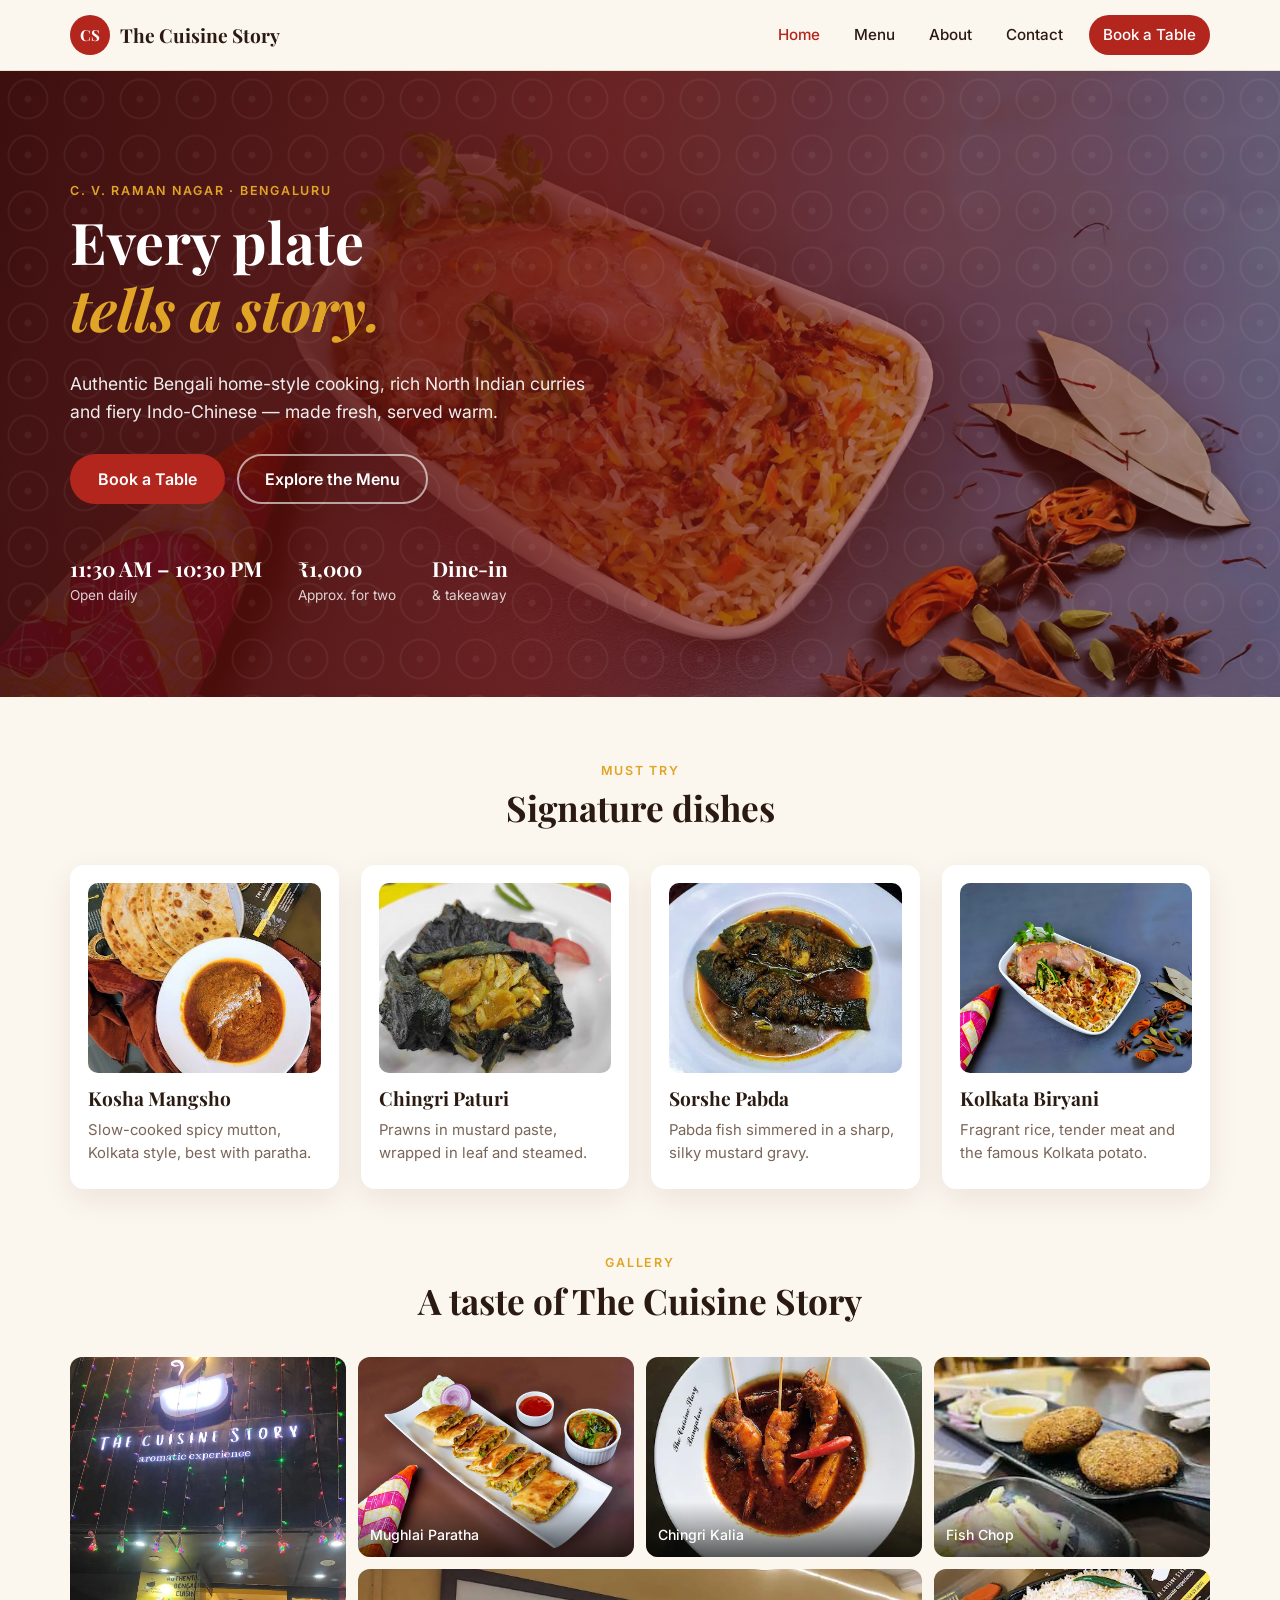
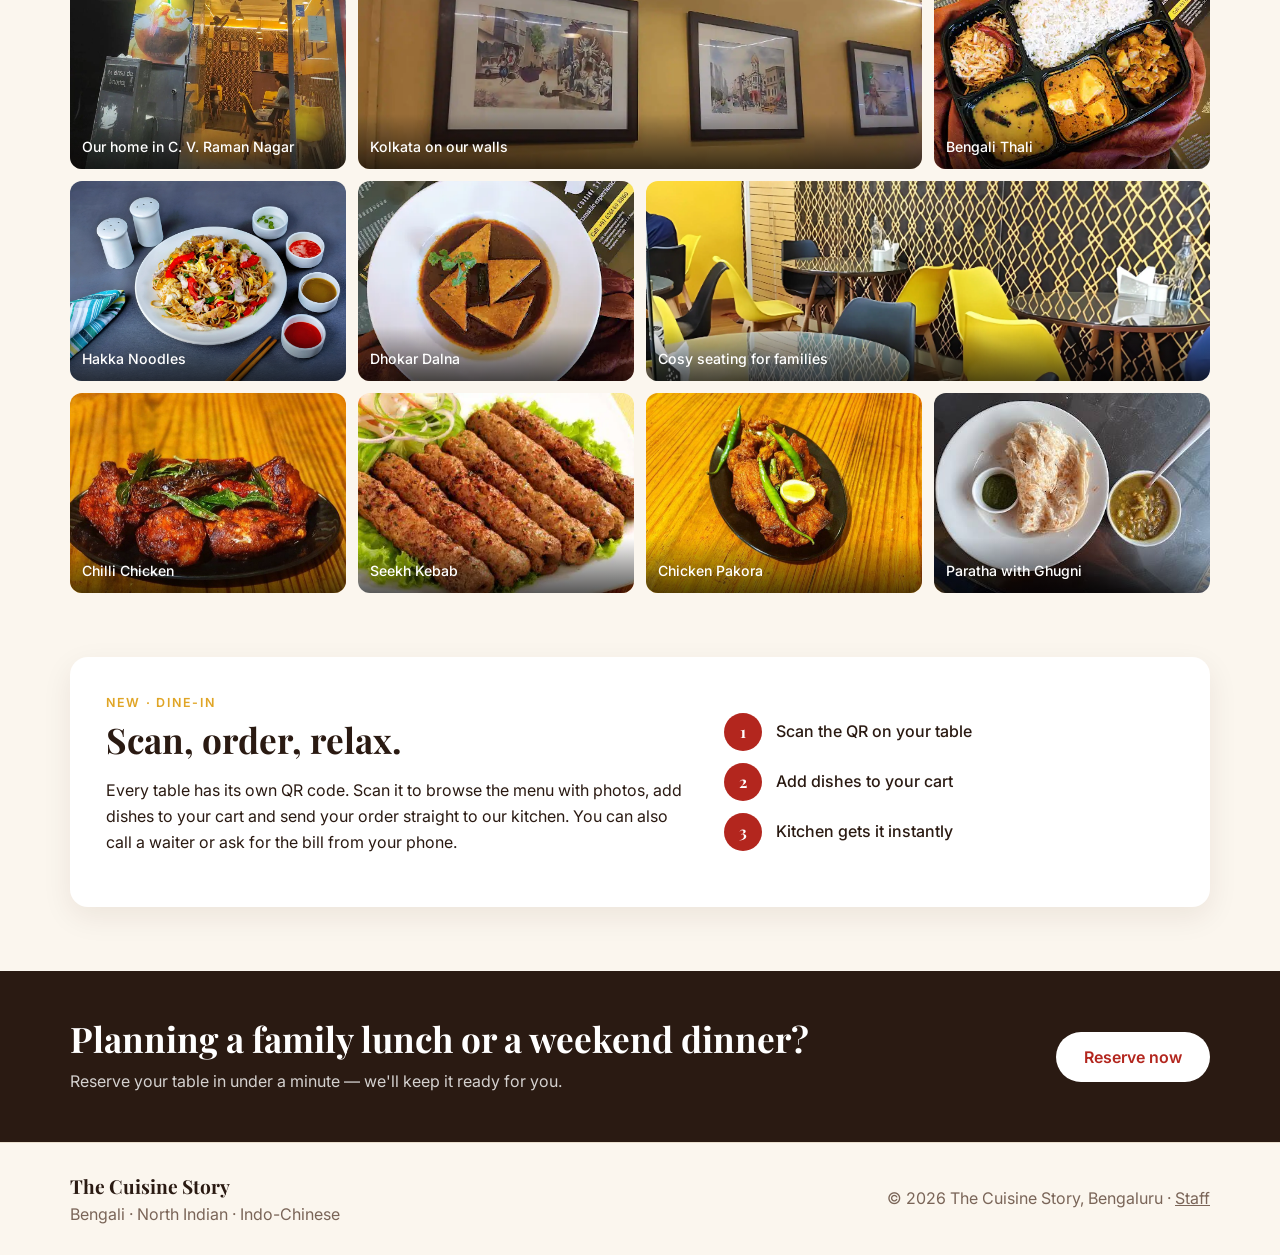
<file: index.html>
<!DOCTYPE html>
<html lang="en">
<head>
  <meta charset="UTF-8">
  <meta name="viewport" content="width=device-width, initial-scale=1.0">
  <title>The Cuisine Story | Bengali & North Indian Restaurant, C. V. Raman Nagar</title>
  <meta name="description" content="The Cuisine Story — authentic Bengali, North Indian and Indo-Chinese food in C. V. Raman Nagar, Bengaluru. Book a table online.">
  <link rel="preconnect" href="https://fonts.googleapis.com">
  <link rel="preconnect" href="https://fonts.gstatic.com" crossorigin>
  <link href="https://fonts.googleapis.com/css2?family=Playfair+Display:ital,wght@0,500;0,700;1,500&family=Inter:wght@400;500;600&display=swap" rel="stylesheet">
  <link rel="stylesheet" href="styles.css">
</head>
<body>

  <header class="site-header">
    <div class="container header-inner">
      <a href="#home" class="logo" data-tab="home">
        <span class="logo-mark">CS</span>
        <span class="logo-text">The Cuisine Story</span>
      </a>
      <button class="nav-toggle" aria-label="Open menu" aria-expanded="false">
        <span></span><span></span><span></span>
      </button>
      <nav class="nav" aria-label="Main">
        <a href="#home" data-tab="home">Home</a>
        <a href="#menu" data-tab="menu">Menu</a>
        <a href="#about" data-tab="about">About</a>
        <a href="#contact" data-tab="contact">Contact</a>
        <a href="#book" data-tab="book" class="nav-cta">Book a Table</a>
      </nav>
    </div>
  </header>

  <main>
    <!-- ================= HOME ================= -->
    <section id="home" class="tab-panel active">
      <div class="hero">
        <div class="hero-pattern" aria-hidden="true"></div>
        <div class="container hero-content">
          <p class="eyebrow">C. V. Raman Nagar · Bengaluru</p>
          <h1>Every plate<br><em>tells a story.</em></h1>
          <p class="hero-sub">Authentic Bengali home-style cooking, rich North Indian curries and fiery Indo-Chinese — made fresh, served warm.</p>
          <div class="hero-actions">
            <a href="#book" data-tab="book" class="btn btn-primary">Book a Table</a>
            <a href="#menu" data-tab="menu" class="btn btn-ghost">Explore the Menu</a>
          </div>
          <ul class="hero-facts">
            <li><strong>11:30 AM – 10:30 PM</strong><span>Open daily</span></li>
            <li><strong>₹1,000</strong><span>Approx. for two</span></li>
            <li><strong>Dine-in</strong><span>&amp; takeaway</span></li>
          </ul>
        </div>
      </div>

      <div class="container section">
        <div class="section-head">
          <p class="eyebrow">Must try</p>
          <h2>Signature dishes</h2>
        </div>
        <div class="card-grid">
          <article class="dish-card">
            <img class="dish-photo" src="images/food/kosha-mangsho.jpg" alt="Kosha Mangsho with paratha" loading="lazy">
            <h3>Kosha Mangsho</h3>
            <p>Slow-cooked spicy mutton, Kolkata style, best with paratha.</p>
          </article>
          <article class="dish-card">
            <img class="dish-photo" src="images/food/chingri-paturi.jpg" alt="Chingri Paturi" loading="lazy">
            <h3>Chingri Paturi</h3>
            <p>Prawns in mustard paste, wrapped in leaf and steamed.</p>
          </article>
          <article class="dish-card">
            <img class="dish-photo" src="images/food/sorshe-pabda.jpg" alt="Sorshe Pabda fish curry" loading="lazy">
            <h3>Sorshe Pabda</h3>
            <p>Pabda fish simmered in a sharp, silky mustard gravy.</p>
          </article>
          <article class="dish-card">
            <img class="dish-photo" src="images/food/chicken-biryani.webp" alt="Kolkata Chicken Biryani" loading="lazy">
            <h3>Kolkata Biryani</h3>
            <p>Fragrant rice, tender meat and the famous Kolkata potato.</p>
          </article>
        </div>
      </div>

      <div class="container section gallery-section">
        <div class="section-head">
          <p class="eyebrow">Gallery</p>
          <h2>A taste of The Cuisine Story</h2>
        </div>
        <div class="gallery" id="gallery">
          <figure class="g-tall"><img src="images/place/storefront.webp" alt="The Cuisine Story storefront at night" loading="lazy"><figcaption>Our home in C. V. Raman Nagar</figcaption></figure>
          <figure><img src="images/food/mughlai-paratha.webp" alt="Mughlai Paratha" loading="lazy"><figcaption>Mughlai Paratha</figcaption></figure>
          <figure><img src="images/food/chingri-kalia.webp" alt="Chingri Kalia" loading="lazy"><figcaption>Chingri Kalia</figcaption></figure>
          <figure class="g-wide"><img src="images/place/interior-art.webp" alt="Kolkata paintings on the restaurant wall" loading="lazy"><figcaption>Kolkata on our walls</figcaption></figure>
          <figure><img src="images/food/fish-chop.jpg" alt="Fish Chop" loading="lazy"><figcaption>Fish Chop</figcaption></figure>
          <figure><img src="images/food/bengali-thali.webp" alt="Bengali Veg Thali" loading="lazy"><figcaption>Bengali Thali</figcaption></figure>
          <figure><img src="images/food/hakka-noodles.webp" alt="Mixed Hakka Noodles" loading="lazy"><figcaption>Hakka Noodles</figcaption></figure>
          <figure><img src="images/food/dhokar-dalna.webp" alt="Dhokar Dalna" loading="lazy"><figcaption>Dhokar Dalna</figcaption></figure>
          <figure class="g-wide"><img src="images/place/interior-seating.webp" alt="Restaurant seating" loading="lazy"><figcaption>Cosy seating for families</figcaption></figure>
          <figure><img src="images/food/chilli-chicken-dry.jpg" alt="Chilli Chicken" loading="lazy"><figcaption>Chilli Chicken</figcaption></figure>
          <figure><img src="images/food/seekh-kebab.webp" alt="Seekh Kebab" loading="lazy"><figcaption>Seekh Kebab</figcaption></figure>
          <figure><img src="images/food/chicken-pakora.jpg" alt="Chicken Pakora" loading="lazy"><figcaption>Chicken Pakora</figcaption></figure>
          <figure><img src="images/food/ghugni-paratha.jpg" alt="Paratha with Ghugni" loading="lazy"><figcaption>Paratha with Ghugni</figcaption></figure>
        </div>
      </div>

      <div class="container qr-promo">
        <div class="qr-promo-text">
          <p class="eyebrow">New · Dine-in</p>
          <h2>Scan, order, relax.</h2>
          <p>Every table has its own QR code. Scan it to browse the menu with photos, add dishes to your cart and send your order straight to our kitchen. You can also call a waiter or ask for the bill from your phone.</p>
        </div>
        <ol class="qr-steps">
          <li><b>1</b>Scan the QR on your table</li>
          <li><b>2</b>Add dishes to your cart</li>
          <li><b>3</b>Kitchen gets it instantly</li>
        </ol>
      </div>

      <div class="band">
        <div class="container band-inner">
          <div>
            <h2>Planning a family lunch or a weekend dinner?</h2>
            <p>Reserve your table in under a minute — we'll keep it ready for you.</p>
          </div>
          <a href="#book" data-tab="book" class="btn btn-light">Reserve now</a>
        </div>
      </div>
    </section>

    <!-- ================= MENU ================= -->
    <section id="menu" class="tab-panel">
      <div class="page-head">
        <div class="container">
          <p class="eyebrow">Our Menu</p>
          <h1>From Kolkata's kitchens to yours</h1>
        </div>
      </div>
      <div class="container section">
        <div class="menu-filters" id="menuFilters" aria-label="Menu categories"></div>
        <div class="menu-list" id="menuList"></div>
        <p class="note">Prices are indicative and may change. Please ask our staff for today's specials.</p>
      </div>
    </section>

    <!-- ================= ABOUT ================= -->
    <section id="about" class="tab-panel">
      <div class="page-head">
        <div class="container">
          <p class="eyebrow">About us</p>
          <h1>A little bit of Bengal in Bengaluru</h1>
        </div>
      </div>
      <div class="container section about-grid">
        <div class="about-text">
          <img class="about-photo" src="images/place/storefront.webp" alt="The Cuisine Story — aromatic experience" loading="lazy">
          <p>The Cuisine Story started with a simple idea: bring the comforting, mustard-and-fish flavours of a Bengali home kitchen to Bengaluru — without compromise.</p>
          <p>Our cooks grind spices in-house, source fresh river fish like bhetki and pabda, and slow-cook every curry the way it's done back home. Alongside our Bengali specialities, you'll find hearty North Indian favourites and Indo-Chinese dishes for everyone at the table.</p>
          <p>Whether you're missing home or discovering Bengali food for the first time, pull up a chair. There's always a story on the plate.</p>
        </div>
        <ul class="about-features">
          <li><span>🌿</span><div><strong>Fresh every day</strong><p>Spices ground and fish sourced daily.</p></div></li>
          <li><span>👨‍👩‍👧</span><div><strong>Family friendly</strong><p>Comfortable seating for groups and families.</p></div></li>
          <li><span>🥡</span><div><strong>Dine-in &amp; takeaway</strong><p>Also available on Zomato &amp; Swiggy.</p></div></li>
          <li><span>🎉</span><div><strong>Small celebrations</strong><p>Birthdays and get-togethers — just ask.</p></div></li>
        </ul>
      </div>
    </section>

    <!-- ================= BOOK ================= -->
    <section id="book" class="tab-panel">
      <div class="page-head">
        <div class="container">
          <p class="eyebrow">Reservations</p>
          <h1>Book your seats</h1>
        </div>
      </div>
      <div class="container section book-grid">
        <form id="bookingForm" class="booking-form" novalidate>
          <div class="field-row">
            <div class="field">
              <label for="bName">Full name</label>
              <input id="bName" name="name" type="text" autocomplete="name" required placeholder="Your name">
            </div>
            <div class="field">
              <label for="bPhone">Phone number</label>
              <input id="bPhone" name="phone" type="tel" autocomplete="tel" required placeholder="10-digit mobile" pattern="[6-9][0-9]{9}" maxlength="10">
            </div>
          </div>

          <div class="field-row">
            <div class="field">
              <label for="bDate">Date</label>
              <input id="bDate" name="date" type="date" required>
            </div>
            <div class="field">
              <label for="bEmail">Email <span class="optional">(optional)</span></label>
              <input id="bEmail" name="email" type="email" autocomplete="email" placeholder="you@example.com">
            </div>
          </div>

          <fieldset class="field">
            <legend>Number of guests</legend>
            <div class="guest-picker" id="guestPicker"></div>
          </fieldset>

          <fieldset class="field">
            <legend>Time slot</legend>
            <div class="slot-group">
              <p class="slot-label">Lunch</p>
              <div class="slots" id="lunchSlots"></div>
              <p class="slot-label">Dinner</p>
              <div class="slots" id="dinnerSlots"></div>
            </div>
          </fieldset>

          <fieldset class="field">
            <legend>Seating preference</legend>
            <div class="seat-pref">
              <label><input type="radio" name="seating" value="No preference" checked> No preference</label>
              <label><input type="radio" name="seating" value="Family table"> Family table</label>
              <label><input type="radio" name="seating" value="Window side"> Window side</label>
            </div>
          </fieldset>

          <div class="field">
            <label for="bNotes">Special requests <span class="optional">(optional)</span></label>
            <textarea id="bNotes" name="notes" rows="3" placeholder="Birthday, high chair, allergies…"></textarea>
          </div>

          <p class="form-error" id="formError" role="alert"></p>
          <button type="submit" class="btn btn-primary btn-block">Confirm Booking</button>
          <p class="small">By booking you agree to arrive within 15 minutes of your slot. For groups larger than 10, please call us.</p>
        </form>

        <aside class="book-side">
          <div class="info-card">
            <h3>Good to know</h3>
            <ul>
              <li><strong>Hours:</strong> 11:30 AM – 10:30 PM, every day</li>
              <li><strong>Call:</strong> <a href="tel:+916364698860">+91 63646 98860</a></li>
              <li><strong>Cost:</strong> approx. ₹1,000 for two</li>
            </ul>
          </div>
          <div class="info-card">
            <h3>Your bookings</h3>
            <div id="myBookings"><p class="muted">No bookings yet.</p></div>
          </div>
        </aside>
      </div>
    </section>

    <!-- ================= CONTACT ================= -->
    <section id="contact" class="tab-panel">
      <div class="page-head">
        <div class="container">
          <p class="eyebrow">Visit us</p>
          <h1>Find The Cuisine Story</h1>
        </div>
      </div>
      <div class="container section contact-grid">
        <div class="contact-cards">
          <div class="info-card">
            <h3>Address</h3>
            <p>182, Ground Floor, 6th G Cross,<br>C. V. Raman Nagar, Kaggadasapura<br>(Beside Cake Maker)<br>Bengaluru, Karnataka</p>
            <a class="link" target="_blank" rel="noopener" href="https://www.google.com/maps/search/?api=1&query=The+Cuisine+Story+C.+V.+Raman+Nagar+Bengaluru">Get directions →</a>
          </div>
          <div class="info-card">
            <h3>Call / WhatsApp</h3>
            <p><a href="tel:+916364698860">+91 63646 98860</a></p>
            <a class="link" target="_blank" rel="noopener" href="https://wa.me/916364698860">Chat on WhatsApp →</a>
          </div>
          <div class="info-card">
            <h3>Opening hours</h3>
            <p>Monday – Sunday<br>11:30 AM – 10:30 PM</p>
          </div>
          <div class="info-card">
            <h3>Order online</h3>
            <p>
              <a class="link" target="_blank" rel="noopener" href="https://www.zomato.com/bangalore/the-cuisine-story-kaggadasapura-bangalore">Zomato →</a><br>
              <a class="link" target="_blank" rel="noopener" href="https://www.swiggy.com/restaurants/bangalore/cv-raman-nagar/the-cuisine-story-438000">Swiggy →</a><br>
              <a class="link" target="_blank" rel="noopener" href="https://www.facebook.com/CuisinestoryBlr/">Facebook →</a>
            </p>
          </div>
        </div>
        <div class="map-wrap">
          <iframe title="Map to The Cuisine Story" loading="lazy" referrerpolicy="no-referrer-when-downgrade"
            src="https://maps.google.com/maps?q=The%20Cuisine%20Story%2C%20C.%20V.%20Raman%20Nagar%2C%20Bengaluru&z=16&output=embed"></iframe>
        </div>
      </div>
    </section>
  </main>

  <footer class="site-footer">
    <div class="container footer-inner">
      <div>
        <p class="logo-text">The Cuisine Story</p>
        <p class="muted">Bengali · North Indian · Indo-Chinese</p>
      </div>
      <p class="muted">© <span id="year"></span> The Cuisine Story, Bengaluru · <a href="kitchen.html">Staff</a></p>
    </div>
  </footer>

  <!-- Booking confirmation dialog -->
  <div class="modal" id="confirmModal" hidden>
    <div class="modal-box" role="dialog" aria-modal="true" aria-labelledby="confirmTitle">
      <div class="modal-check">✓</div>
      <h2 id="confirmTitle">Table requested!</h2>
      <div id="confirmDetails"></div>
      <p class="small">Tap below to send your booking to the restaurant on WhatsApp so they can confirm it.</p>
      <a id="waConfirm" class="btn btn-primary btn-block" target="_blank" rel="noopener">Send on WhatsApp</a>
      <button class="btn btn-ghost-dark btn-block" id="closeModal">Close</button>
    </div>
  </div>

  <script src="menu-data.js"></script>
  <script src="script.js"></script>
</body>
</html>
</file>
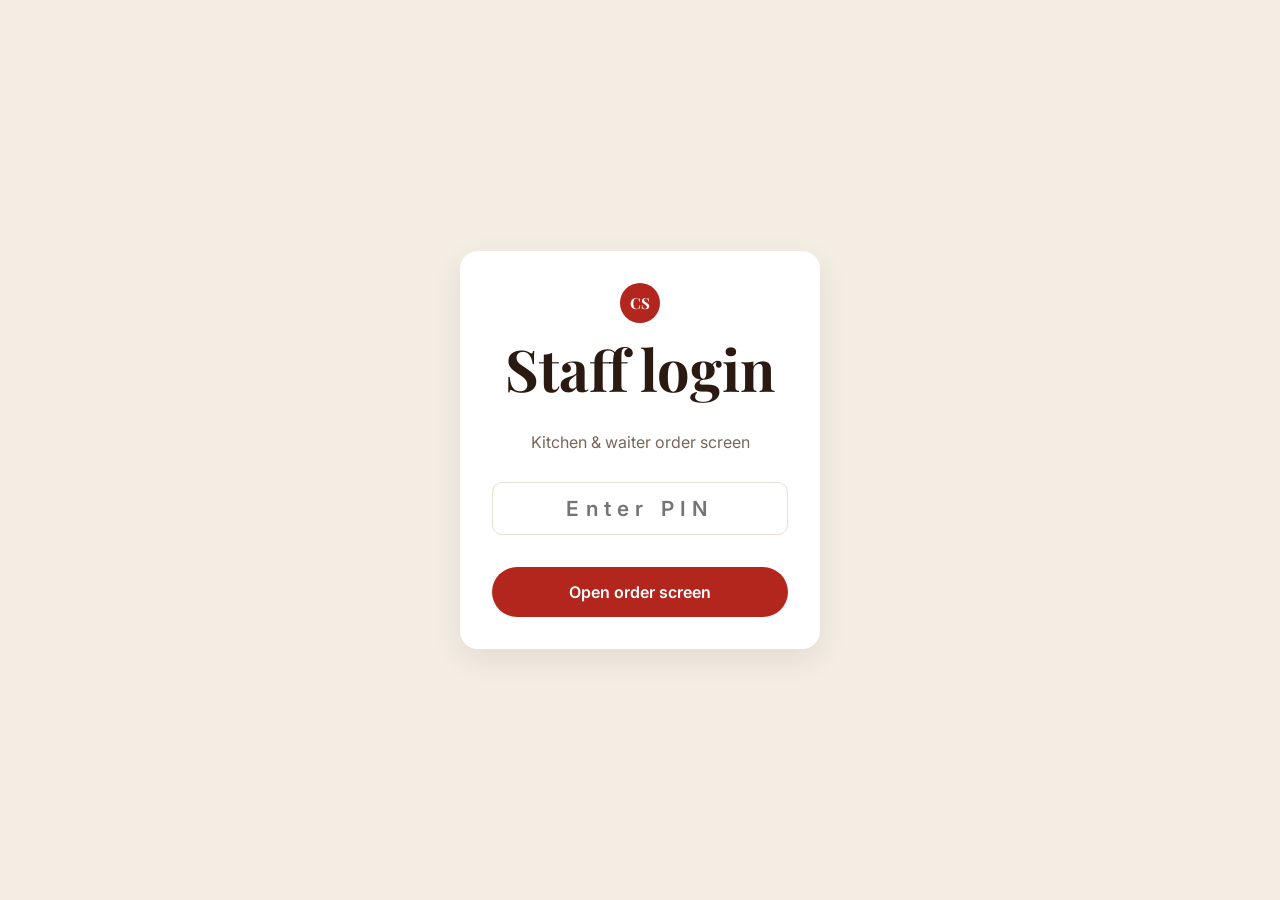
<file: kitchen.html>
<!DOCTYPE html>
<html lang="en">
<head>
  <meta charset="UTF-8">
  <meta name="viewport" content="width=device-width, initial-scale=1.0">
  <meta name="robots" content="noindex">
  <title>Kitchen Orders | The Cuisine Story</title>
  <link rel="preconnect" href="https://fonts.googleapis.com">
  <link rel="preconnect" href="https://fonts.gstatic.com" crossorigin>
  <link href="https://fonts.googleapis.com/css2?family=Playfair+Display:wght@600;700&family=Inter:wght@400;500;600;700&display=swap" rel="stylesheet">
  <link rel="stylesheet" href="styles.css">
  <link rel="stylesheet" href="app.css">
</head>
<body class="kitchen-page">

  <!-- PIN login -->
  <section class="k-login" id="login">
    <form class="k-login-box" id="loginForm">
      <span class="logo-mark">CS</span>
      <h1>Staff login</h1>
      <p class="muted">Kitchen &amp; waiter order screen</p>
      <input id="pin" type="password" inputmode="numeric" autocomplete="off" placeholder="Enter PIN" required aria-label="Staff PIN">
      <p class="form-error" id="loginError" role="alert"></p>
      <button class="btn btn-primary btn-block" type="submit">Open order screen</button>
    </form>
  </section>

  <div id="board" hidden>
    <header class="k-header">
      <div class="o-brand">
        <span class="logo-mark">CS</span>
        <div>
          <p class="logo-text">Live Orders</p>
          <p class="o-sub" id="clock"></p>
        </div>
      </div>
      <div class="k-stats" id="stats"></div>
      <div class="k-controls">
        <span class="conn" id="conn">● Live</span>
        <button class="btn-sm" id="soundBtn" type="button">🔔 Sound on</button>
        <button class="btn-sm" id="notifyBtn" type="button">Enable pop-ups</button>
        <a class="btn-sm" href="qr.html" target="_blank">Table QR codes</a>
        <button class="btn-sm" id="logoutBtn" type="button">Lock</button>
      </div>
    </header>

    <section class="k-calls" id="calls" hidden></section>

    <main class="k-columns">
      <section class="k-col" data-col="new"><h2>New <b id="cnt-new">0</b></h2><div class="k-list" id="col-new"></div></section>
      <section class="k-col" data-col="preparing"><h2>Preparing <b id="cnt-preparing">0</b></h2><div class="k-list" id="col-preparing"></div></section>
      <section class="k-col" data-col="ready"><h2>Ready to serve <b id="cnt-ready">0</b></h2><div class="k-list" id="col-ready"></div></section>
      <section class="k-col" data-col="served"><h2>Served today <b id="cnt-served">0</b></h2><div class="k-list" id="col-served"></div></section>
    </main>
  </div>

  <script src="firebase-config.js"></script>
  <script src="api.js"></script>
  <script src="kitchen.js"></script>
</body>
</html>
</file>
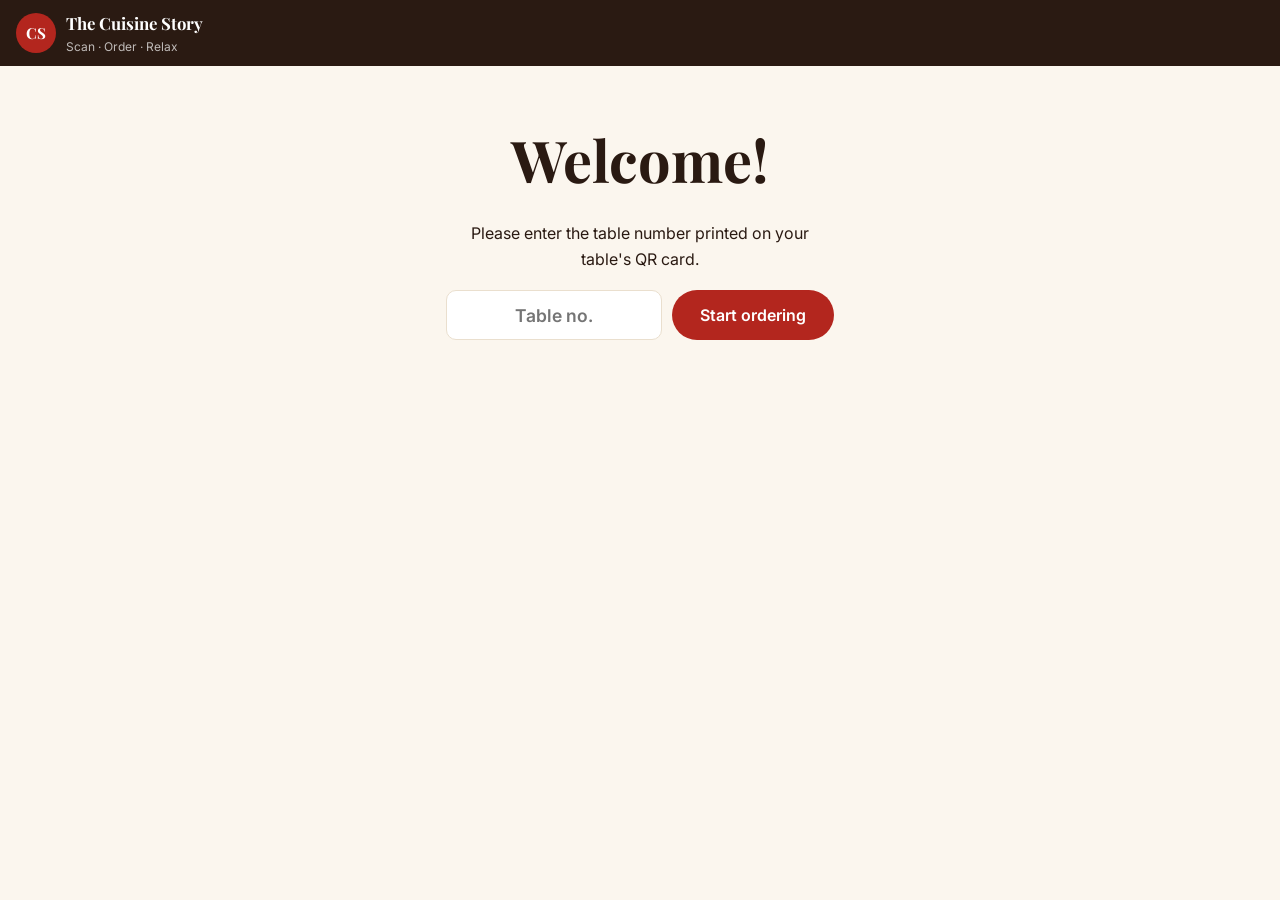
<file: order.html>
<!DOCTYPE html>
<html lang="en">
<head>
  <meta charset="UTF-8">
  <meta name="viewport" content="width=device-width, initial-scale=1.0, viewport-fit=cover">
  <meta name="theme-color" content="#8c1c16">
  <title>Order at Table | The Cuisine Story</title>
  <link rel="preconnect" href="https://fonts.googleapis.com">
  <link rel="preconnect" href="https://fonts.gstatic.com" crossorigin>
  <link href="https://fonts.googleapis.com/css2?family=Playfair+Display:wght@600;700&family=Inter:wght@400;500;600;700&display=swap" rel="stylesheet">
  <link rel="stylesheet" href="styles.css">
  <link rel="stylesheet" href="app.css">
</head>
<body class="order-page">

  <header class="o-header">
    <div class="o-brand">
      <span class="logo-mark">CS</span>
      <div>
        <p class="logo-text">The Cuisine Story</p>
        <p class="o-sub">Scan · Order · Relax</p>
      </div>
    </div>
    <span class="table-pill" id="tablePill" hidden></span>
  </header>

  <!-- Shown when the page is opened without a table number -->
  <section class="table-prompt" id="tablePrompt" hidden>
    <h1>Welcome!</h1>
    <p>Please enter the table number printed on your table's QR card.</p>
    <form id="tableForm" class="table-form">
      <input id="tableInput" inputmode="numeric" maxlength="10" placeholder="Table no." required aria-label="Table number">
      <button class="btn btn-primary" type="submit">Start ordering</button>
    </form>
  </section>

  <main id="orderApp" hidden>
    <div class="o-tools">
      <input type="search" id="search" placeholder="Search dishes…" aria-label="Search dishes">
      <label class="veg-toggle"><input type="checkbox" id="vegOnly"> <span class="veg is-veg"></span> Veg only</label>
    </div>
    <nav class="o-cats" id="catNav" aria-label="Menu sections"></nav>
    <div id="menuSections"></div>
    <p class="o-empty" id="noResults" hidden>No dishes match your search.</p>
    <p class="note center">Prices are inclusive of taxes unless stated otherwise. Tell us about any allergies in the order note.</p>
  </main>

  <!-- Quick actions -->
  <div class="quick-actions" id="quickActions" hidden>
    <button type="button" id="callWaiter"><span>🙋</span>Call waiter</button>
    <button type="button" id="askBill"><span>🧾</span>Ask for bill</button>
    <button type="button" id="openOrders"><span>📋</span>My orders <b id="ordersBadge" hidden></b></button>
  </div>

  <!-- Cart bar -->
  <button class="cart-bar" id="cartBar" type="button" hidden>
    <span id="cartCount">0 items</span>
    <span><strong id="cartTotal">₹0</strong> · View cart →</span>
  </button>

  <!-- Cart sheet -->
  <div class="sheet-backdrop" id="cartSheet" hidden>
    <div class="sheet" role="dialog" aria-modal="true" aria-labelledby="cartTitle">
      <div class="sheet-head">
        <h2 id="cartTitle">Your order</h2>
        <button class="icon-btn" data-close aria-label="Close">✕</button>
      </div>
      <div id="cartLines"></div>
      <label class="o-field">Note for the kitchen <span class="optional">(optional)</span>
        <textarea id="orderNote" rows="2" maxlength="300" placeholder="Less spicy, no onion, allergies…"></textarea>
      </label>
      <label class="o-field">Your name <span class="optional">(optional)</span>
        <input id="orderName" maxlength="40" placeholder="So the waiter knows who ordered">
      </label>
      <div class="sheet-total"><span>Total</span><strong id="sheetTotal">₹0</strong></div>
      <p class="form-error" id="orderError" role="alert"></p>
      <button class="btn btn-primary btn-block" id="placeOrder" type="button">Place order</button>
      <p class="small center">Your order goes straight to the kitchen. Pay at the counter or ask for the bill.</p>
    </div>
  </div>

  <!-- Orders / status sheet -->
  <div class="sheet-backdrop" id="ordersSheet" hidden>
    <div class="sheet" role="dialog" aria-modal="true" aria-labelledby="ordersTitle">
      <div class="sheet-head">
        <h2 id="ordersTitle">My orders</h2>
        <button class="icon-btn" data-close aria-label="Close">✕</button>
      </div>
      <div id="ordersList"></div>
    </div>
  </div>

  <div class="toast" id="toast" role="status" aria-live="polite"></div>

  <script src="menu-data.js"></script>
  <script src="firebase-config.js"></script>
  <script src="api.js"></script>
  <script src="order.js"></script>
</body>
</html>
</file>
<file: styles.css>
:root {
  --bg: #fbf6ee;
  --surface: #ffffff;
  --ink: #2a1a12;
  --muted: #7a6558;
  --primary: #b3261e;      /* sindoor red */
  --primary-dark: #8c1c16;
  --accent: #e0a526;       /* mustard */
  --line: #eadfce;
  --radius: 14px;
  --shadow: 0 10px 30px rgba(60, 30, 10, 0.08);
  --serif: "Playfair Display", Georgia, serif;
  --sans: "Inter", system-ui, -apple-system, Segoe UI, Roboto, sans-serif;
}

* { box-sizing: border-box; }
html { scroll-behavior: smooth; }
body {
  margin: 0;
  font-family: var(--sans);
  color: var(--ink);
  background: var(--bg);
  line-height: 1.6;
  -webkit-font-smoothing: antialiased;
}
img { max-width: 100%; }
a { color: inherit; }
h1, h2, h3 { font-family: var(--serif); line-height: 1.15; margin: 0 0 .5em; }
h1 { font-size: clamp(2.2rem, 5vw, 3.6rem); }
h2 { font-size: clamp(1.6rem, 3vw, 2.2rem); }
h3 { font-size: 1.2rem; }
p { margin: 0 0 1em; }

.container { width: min(1140px, 100% - 32px); margin-inline: auto; }
.section { padding: 64px 0; }
.eyebrow {
  text-transform: uppercase; letter-spacing: .14em; font-size: .78rem;
  font-weight: 600; color: var(--accent); margin-bottom: .6em;
}
.muted { color: var(--muted); }
.small { font-size: .85rem; color: var(--muted); margin-top: 12px; }
.optional { font-weight: 400; color: var(--muted); font-size: .85em; }

/* ---------- Header ---------- */
.site-header {
  position: sticky; top: 0; z-index: 50;
  background: rgba(251, 246, 238, .92);
  backdrop-filter: blur(10px);
  border-bottom: 1px solid var(--line);
}
.header-inner { display: flex; align-items: center; justify-content: space-between; height: 70px; }
.logo { display: flex; align-items: center; gap: 10px; text-decoration: none; }
.logo-mark {
  width: 40px; height: 40px; border-radius: 50%;
  display: grid; place-items: center;
  background: var(--primary); color: #fff;
  font-family: var(--serif); font-weight: 700; font-size: .95rem;
}
.logo-text { font-family: var(--serif); font-weight: 700; font-size: 1.2rem; }
.nav { display: flex; align-items: center; gap: 6px; }
.nav a {
  text-decoration: none; padding: 8px 14px; border-radius: 999px;
  font-weight: 500; font-size: .95rem; transition: background .2s, color .2s;
}
.nav a:hover { background: #f1e6d5; }
.nav a.active { color: var(--primary); }
.nav a.nav-cta { background: var(--primary); color: #fff; margin-left: 6px; }
.nav a.nav-cta:hover, .nav a.nav-cta.active { background: var(--primary-dark); color: #fff; }

.nav-toggle { display: none; background: none; border: 0; padding: 8px; cursor: pointer; }
.nav-toggle span { display: block; width: 24px; height: 2px; background: var(--ink); margin: 5px 0; transition: .3s; }

/* ---------- Tabs ---------- */
.tab-panel { display: none; animation: fade .4s ease; }
.tab-panel.active { display: block; }
@keyframes fade { from { opacity: 0; transform: translateY(8px); } to { opacity: 1; transform: none; } }

/* ---------- Buttons ---------- */
.btn {
  display: inline-flex; align-items: center; justify-content: center;
  padding: 13px 26px; border-radius: 999px; border: 2px solid transparent;
  font: 600 1rem var(--sans); text-decoration: none; cursor: pointer;
  transition: transform .15s, background .2s, color .2s;
}
.btn:hover { transform: translateY(-1px); }
.btn-primary { background: var(--primary); color: #fff; }
.btn-primary:hover { background: var(--primary-dark); }
.btn-ghost { border-color: rgba(255,255,255,.6); color: #fff; }
.btn-ghost:hover { background: rgba(255,255,255,.12); }
.btn-ghost-dark { background: none; border-color: var(--line); color: var(--ink); }
.btn-light { background: #fff; color: var(--primary); }
.btn-block { width: 100%; margin-top: 10px; }

/* ---------- Hero ---------- */
.hero {
  position: relative; overflow: hidden; color: #fff;
  background:
    linear-gradient(100deg, rgba(60,10,8,.94) 0%, rgba(110,20,15,.82) 45%, rgba(110,20,15,.25) 100%),
    url("images/food/chicken-biryani.webp") center / cover no-repeat,
    radial-gradient(circle at 80% 20%, rgba(224,165,38,.35), transparent 45%),
    linear-gradient(135deg, #5a120e 0%, #8c1c16 45%, #b3261e 100%);
}
.hero-pattern {
  position: absolute; inset: 0; opacity: .05;
  background-image:
    radial-gradient(circle at 50% 50%, transparent 18px, #fff 19px, #fff 20px, transparent 21px),
    radial-gradient(circle at 50% 50%, #fff 3px, transparent 4px);
  background-size: 56px 56px;
}
.hero-content { position: relative; padding: 110px 0 90px; }
.hero h1 em { color: var(--accent); font-style: italic; }
.hero-sub { max-width: 540px; font-size: 1.1rem; opacity: .92; }
.hero-actions { display: flex; flex-wrap: wrap; gap: 12px; margin: 28px 0 48px; }
.hero-facts { list-style: none; padding: 0; margin: 0; display: flex; flex-wrap: wrap; gap: 36px; }
.hero-facts li { display: flex; flex-direction: column; }
.hero-facts strong { font-family: var(--serif); font-size: 1.3rem; }
.hero-facts span { font-size: .85rem; opacity: .8; }

/* ---------- Dish cards ---------- */
.section-head { text-align: center; margin-bottom: 36px; }
.card-grid { display: grid; grid-template-columns: repeat(auto-fit, minmax(240px, 1fr)); gap: 22px; }
.dish-card {
  background: var(--surface); border-radius: var(--radius); padding: 18px 18px 8px;
  box-shadow: var(--shadow); transition: transform .2s;
}
.dish-card:hover { transform: translateY(-4px); }
.dish-card p { color: var(--muted); font-size: .93rem; }
.dish-art {
  height: 150px; border-radius: 10px; margin-bottom: 16px;
  display: grid; place-items: center; font-size: 3.4rem;
}
.art-1 { background: linear-gradient(135deg, #f7d58b, #e0a526); }
.art-2 { background: linear-gradient(135deg, #f5b9a0, #d9603b); }
.art-3 { background: linear-gradient(135deg, #f3e19a, #c9a227); }
.art-4 { background: linear-gradient(135deg, #e9c9a3, #a8673a); }

.band { background: var(--ink); color: #fff; }
.band-inner { display: flex; align-items: center; justify-content: space-between; gap: 24px; padding: 48px 0; flex-wrap: wrap; }
.band h2 { margin-bottom: .25em; }
.band p { opacity: .8; margin: 0; }

/* ---------- Page head ---------- */
.page-head {
  background: linear-gradient(135deg, #5a120e, #b3261e); color: #fff;
  padding: 64px 0 48px;
}
.page-head h1 { font-size: clamp(1.9rem, 4vw, 2.8rem); margin: 0; }

/* ---------- Menu ---------- */
.menu-filters { display: flex; flex-wrap: wrap; gap: 10px; margin-bottom: 32px; }
.chip {
  border: 1px solid var(--line); background: var(--surface); color: var(--ink);
  padding: 8px 18px; border-radius: 999px; font: 500 .92rem var(--sans); cursor: pointer;
}
.chip.active, .chip:hover { background: var(--ink); color: #fff; border-color: var(--ink); }
.menu-list { display: grid; grid-template-columns: repeat(auto-fit, minmax(320px, 1fr)); gap: 0 48px; }
.menu-item {
  display: flex; gap: 14px; padding: 18px 0; border-bottom: 1px dashed var(--line);
}
.menu-item h4 .veg { display: inline-grid; margin: 0 4px 0 0; vertical-align: -1px; width: 13px; height: 13px; }
.menu-item .veg {
  flex: none; width: 16px; height: 16px; margin-top: 5px; border: 2px solid; border-radius: 3px;
  display: grid; place-items: center;
}
.menu-item .veg::after { content: ""; width: 7px; height: 7px; border-radius: 50%; background: currentColor; }
.veg.is-veg { color: #2e7d32; }
.veg.non-veg { color: #a1281e; }
.menu-item .info { flex: 1; }
.menu-item h4 { margin: 0; font-size: 1.05rem; display: flex; justify-content: space-between; gap: 10px; }
.menu-item h4 .price { color: var(--primary); font-family: var(--sans); white-space: nowrap; }
.menu-item p { margin: 2px 0 0; color: var(--muted); font-size: .9rem; }
.note { margin-top: 28px; font-size: .88rem; color: var(--muted); font-style: italic; }

/* ---------- About ---------- */
.about-grid { display: grid; grid-template-columns: 1.3fr 1fr; gap: 56px; align-items: start; }
.about-text p { font-size: 1.08rem; }
.about-text p:first-of-type::first-letter {
  font-family: var(--serif); float: left; font-size: 3.6rem; line-height: .9;
  padding: 6px 10px 0 0; color: var(--primary);
}
.about-features { list-style: none; padding: 0; margin: 0; display: grid; gap: 16px; }
.about-features li {
  display: flex; gap: 14px; background: var(--surface); padding: 18px; border-radius: var(--radius);
  box-shadow: var(--shadow);
}
.about-features span { font-size: 1.6rem; }
.about-features p { margin: 0; color: var(--muted); font-size: .92rem; }

/* ---------- Booking ---------- */
.book-grid { display: grid; grid-template-columns: 1.6fr 1fr; gap: 36px; align-items: start; }
.booking-form {
  background: var(--surface); padding: 32px; border-radius: var(--radius); box-shadow: var(--shadow);
}
.field-row { display: grid; grid-template-columns: 1fr 1fr; gap: 18px; }
.field { margin: 0 0 20px; border: 0; padding: 0; min-width: 0; }
.field label, .field legend { display: block; font-weight: 600; font-size: .92rem; margin-bottom: 8px; padding: 0; }
.field input, .field textarea {
  width: 100%; padding: 12px 14px; border: 1px solid var(--line); border-radius: 10px;
  font: 400 1rem var(--sans); background: #fffdf9; color: var(--ink);
  transition: border-color .2s, box-shadow .2s;
}
.field input:focus, .field textarea:focus {
  outline: none; border-color: var(--primary); box-shadow: 0 0 0 3px rgba(179,38,30,.12);
}
.field input.invalid { border-color: var(--primary); }

.guest-picker { display: flex; flex-wrap: wrap; gap: 8px; }
.guest-picker button, .slots button {
  border: 1px solid var(--line); background: #fffdf9; color: var(--ink);
  border-radius: 10px; font: 500 .95rem var(--sans); cursor: pointer; transition: .15s;
}
.guest-picker button { width: 46px; height: 46px; }
.slots { display: flex; flex-wrap: wrap; gap: 8px; margin-bottom: 14px; }
.slots button { padding: 9px 14px; }
.guest-picker button:hover, .slots button:hover:not(:disabled) { border-color: var(--primary); }
.guest-picker button.selected, .slots button.selected { background: var(--primary); border-color: var(--primary); color: #fff; }
.slots button:disabled { opacity: .35; cursor: not-allowed; text-decoration: line-through; }
.slot-label { font-size: .82rem; color: var(--muted); margin: 0 0 6px; text-transform: uppercase; letter-spacing: .08em; }

.seat-pref { display: flex; flex-wrap: wrap; gap: 10px; }
.seat-pref label {
  display: flex; align-items: center; gap: 8px; font-weight: 500; margin: 0;
  border: 1px solid var(--line); padding: 9px 14px; border-radius: 10px; cursor: pointer; background: #fffdf9;
}
.seat-pref input { accent-color: var(--primary); width: auto; }

.form-error { color: var(--primary); font-weight: 500; min-height: 1.4em; margin: 0; }

.book-side { display: grid; gap: 20px; }
.info-card {
  background: var(--surface); padding: 24px; border-radius: var(--radius); box-shadow: var(--shadow);
}
.info-card ul { padding-left: 18px; margin: 0; }
.info-card li { margin-bottom: 6px; }
.info-card a { color: var(--primary); }
.booking-entry {
  border: 1px solid var(--line); border-radius: 10px; padding: 12px 14px; margin-bottom: 10px; font-size: .92rem;
}
.booking-entry strong { display: block; }
.booking-entry .row { display: flex; justify-content: space-between; align-items: center; gap: 8px; margin-top: 6px; }
.booking-entry button {
  background: none; border: 0; color: var(--primary); cursor: pointer; font: 500 .85rem var(--sans); padding: 0;
}

/* ---------- Contact ---------- */
.contact-grid { display: grid; grid-template-columns: 1fr 1.2fr; gap: 28px; }
.contact-cards { display: grid; grid-template-columns: 1fr 1fr; gap: 18px; align-content: start; }
.contact-cards p { margin-bottom: .6em; }
.link { font-weight: 600; text-decoration: none; color: var(--primary); }
.map-wrap { border-radius: var(--radius); overflow: hidden; box-shadow: var(--shadow); min-height: 420px; }
.map-wrap iframe { width: 100%; height: 100%; min-height: 420px; border: 0; display: block; }

/* ---------- Footer ---------- */
.site-footer { border-top: 1px solid var(--line); padding: 28px 0; }
.footer-inner { display: flex; justify-content: space-between; align-items: center; flex-wrap: wrap; gap: 12px; }
.footer-inner p { margin: 0; }

/* ---------- Modal ---------- */
.modal {
  position: fixed; inset: 0; z-index: 100; background: rgba(30, 15, 8, .55);
  display: grid; place-items: center; padding: 16px; animation: fade .25s;
}
.modal[hidden] { display: none; }
.modal-box {
  background: var(--surface); border-radius: 18px; padding: 32px; width: min(440px, 100%); text-align: center;
}
.modal-check {
  width: 60px; height: 60px; border-radius: 50%; margin: 0 auto 14px;
  background: #e8f5e9; color: #2e7d32; display: grid; place-items: center; font-size: 1.8rem; font-weight: 700;
}
#confirmDetails { text-align: left; background: var(--bg); border-radius: 10px; padding: 14px 18px; margin: 14px 0; }
#confirmDetails div { display: flex; justify-content: space-between; gap: 12px; padding: 3px 0; font-size: .95rem; }
#confirmDetails span:first-child { color: var(--muted); }

/* ---------- Responsive ---------- */
@media (max-width: 900px) {
  .about-grid, .book-grid, .contact-grid { grid-template-columns: 1fr; }
}
@media (max-width: 760px) {
  .nav-toggle { display: block; }
  .nav {
    position: absolute; top: 70px; left: 0; right: 0; flex-direction: column; align-items: stretch;
    background: var(--bg); border-bottom: 1px solid var(--line); padding: 12px 16px 18px;
    display: none;
  }
  .nav.open { display: flex; }
  .nav a.nav-cta { margin: 6px 0 0; text-align: center; }
  .field-row, .contact-cards { grid-template-columns: 1fr; }
  .menu-list { grid-template-columns: 1fr; }
  .booking-form { padding: 22px; }
  .hero-content { padding: 72px 0 60px; }
  .section { padding: 44px 0; }
}

/* ---------- Photos ---------- */
.dish-photo { width: 100%; height: 190px; object-fit: cover; border-radius: 10px; margin-bottom: 14px; display: block; }
.menu-thumb { flex: none; width: 72px; height: 72px; object-fit: cover; border-radius: 10px; }
.about-photo { width: 100%; max-height: 340px; object-fit: cover; border-radius: var(--radius); margin-bottom: 22px; box-shadow: var(--shadow); }

.gallery-section { padding-top: 0; }
.gallery {
  display: grid; grid-template-columns: repeat(4, 1fr); grid-auto-rows: 200px; grid-auto-flow: dense; gap: 12px;
}
.gallery figure { position: relative; margin: 0; overflow: hidden; border-radius: 12px; background: #eadfce; }
.gallery img { width: 100%; height: 100%; object-fit: cover; display: block; transition: transform .5s; }
.gallery figure:hover img { transform: scale(1.06); }
.gallery figcaption {
  position: absolute; left: 0; right: 0; bottom: 0; padding: 22px 12px 10px; color: #fff; font-size: .88rem; font-weight: 500;
  background: linear-gradient(transparent, rgba(0,0,0,.65));
}
.gallery .g-tall { grid-row: span 2; }
.gallery .g-wide { grid-column: span 2; }

.qr-promo {
  display: grid; grid-template-columns: 1.3fr 1fr; gap: 32px; align-items: center;
  background: var(--surface); border-radius: 18px; padding: 36px; margin-bottom: 64px; box-shadow: var(--shadow);
}
.qr-steps { list-style: none; padding: 0; margin: 0; display: grid; gap: 12px; }
.qr-steps li { display: flex; align-items: center; gap: 14px; font-weight: 500; }
.qr-steps b {
  width: 38px; height: 38px; border-radius: 50%; display: grid; place-items: center; flex: none;
  background: var(--primary); color: #fff; font-family: var(--serif);
}

@media (max-width: 900px) {
  .gallery { grid-template-columns: repeat(2, 1fr); grid-auto-rows: 160px; }
  .qr-promo { grid-template-columns: 1fr; padding: 24px; }
}
</file>
<file: app.css>
/* Styles for the QR ordering page, kitchen screen and QR printing page. Builds on styles.css. */

[hidden] { display: none !important; }

.veg {
  display: inline-grid; place-items: center; flex: none;
  width: 14px; height: 14px; border: 2px solid; border-radius: 3px; vertical-align: -2px;
}
.veg::after { content: ""; width: 6px; height: 6px; border-radius: 50%; background: currentColor; }
.veg.is-veg { color: #2e7d32; }
.veg.non-veg { color: #a1281e; }
.center { text-align: center; }
.no-scroll { overflow: hidden; }

.o-header, .k-header {
  position: sticky; top: 0; z-index: 30;
  display: flex; align-items: center; justify-content: space-between; gap: 12px;
  padding: 10px 16px; background: var(--ink); color: #fff;
}
.o-brand { display: flex; align-items: center; gap: 10px; }
.o-brand .logo-text { margin: 0; font-size: 1.05rem; }
.o-sub { margin: 0; font-size: .75rem; opacity: .7; }
.table-pill { background: var(--accent); color: var(--ink); font-weight: 700; padding: 6px 14px; border-radius: 999px; white-space: nowrap; }

/* ---------- Customer order page ---------- */
.order-page { padding-bottom: 150px; }
.order-page main { max-width: 760px; margin: 0 auto; padding: 0 16px; }

.table-prompt { max-width: 420px; margin: 60px auto; padding: 0 16px; text-align: center; }
.table-form { display: flex; gap: 10px; margin-top: 18px; }
.table-form input {
  flex: 1; min-width: 0; padding: 12px 14px; border: 1px solid var(--line); border-radius: 10px; font: 600 1.1rem var(--sans); text-align: center;
}

.o-tools { display: flex; gap: 10px; align-items: center; padding: 14px 0 6px; }
.o-tools input[type=search] {
  flex: 1; min-width: 0; padding: 11px 14px; border: 1px solid var(--line); border-radius: 999px; font: 400 1rem var(--sans); background: #fff;
}
.veg-toggle { display: flex; align-items: center; gap: 6px; font-size: .88rem; font-weight: 500; white-space: nowrap; }
.veg-toggle input { accent-color: #2e7d32; }

.o-cats {
  position: sticky; top: 60px; z-index: 20; display: flex; gap: 8px; overflow-x: auto;
  padding: 10px 0; background: var(--bg); scrollbar-width: none;
}
.o-cats::-webkit-scrollbar { display: none; }
.o-cats .chip { white-space: nowrap; text-decoration: none; font-size: .88rem; padding: 7px 14px; }

.o-section { scroll-margin-top: 120px; padding-top: 10px; }
.o-section h2 { font-size: 1.35rem; margin: 12px 0 4px; }
.o-item { display: flex; gap: 14px; padding: 16px 0; border-bottom: 1px dashed var(--line); }
.o-item-text { flex: 1; min-width: 0; }
.o-item h3 { font-family: var(--sans); font-size: 1rem; font-weight: 600; margin: 6px 0 2px; }
.o-price { margin: 0 0 4px; font-weight: 600; }
.o-desc { margin: 0; font-size: .86rem; color: var(--muted); }
.o-item-media { position: relative; flex: none; width: 118px; text-align: center; }
.o-item-media img, .o-noimg {
  width: 118px; height: 104px; object-fit: cover; border-radius: 12px; display: block; background: #f1e6d5;
}
.o-noimg { display: grid; place-items: center; font: 700 2rem var(--serif); color: var(--accent); }
.o-ctrl { position: relative; margin-top: -18px; display: flex; justify-content: center; }
.add-btn {
  min-width: 92px; padding: 8px 0; border: 1px solid var(--line); background: #fff; color: #2e7d32;
  font: 700 .9rem var(--sans); border-radius: 8px; box-shadow: 0 3px 10px rgba(0,0,0,.1); cursor: pointer;
}
.stepper {
  display: inline-flex; align-items: center; min-width: 92px; justify-content: space-between;
  background: #2e7d32; color: #fff; border-radius: 8px; box-shadow: 0 3px 10px rgba(0,0,0,.12);
}
.stepper button { background: none; border: 0; color: #fff; font: 700 1.1rem var(--sans); width: 32px; height: 34px; cursor: pointer; }
.stepper span { font-weight: 700; min-width: 20px; text-align: center; }
.o-empty { text-align: center; color: var(--muted); padding: 30px 0; }

.quick-actions {
  position: fixed; left: 50%; transform: translateX(-50%); bottom: 12px; z-index: 25;
  display: flex; gap: 6px; background: #fff; padding: 6px; border-radius: 999px; box-shadow: 0 6px 24px rgba(0,0,0,.18);
  max-width: calc(100% - 24px);
}
.has-cart .quick-actions { bottom: 78px; }
.quick-actions button {
  display: flex; align-items: center; gap: 5px; border: 0; background: none; padding: 8px 12px; border-radius: 999px;
  font: 600 .82rem var(--sans); color: var(--ink); cursor: pointer; white-space: nowrap;
}
.quick-actions button:hover { background: var(--bg); }
.quick-actions button:disabled { opacity: .45; cursor: default; }
.quick-actions b { background: var(--primary); color: #fff; border-radius: 999px; padding: 0 7px; font-size: .75rem; }

.cart-bar {
  position: fixed; left: 12px; right: 12px; bottom: 12px; z-index: 26; max-width: 736px; margin: 0 auto;
  display: flex; justify-content: space-between; align-items: center; padding: 15px 20px; border: 0; border-radius: 14px;
  background: #2e7d32; color: #fff; font: 600 1rem var(--sans); cursor: pointer; box-shadow: 0 8px 24px rgba(46,125,50,.35);
}

.sheet-backdrop {
  position: fixed; inset: 0; z-index: 60; background: rgba(20, 10, 5, .55);
  display: flex; align-items: flex-end; justify-content: center; animation: fade .2s;
}
.sheet-backdrop[hidden] { display: none; }
.sheet {
  background: var(--surface); width: 100%; max-width: 760px; max-height: 88vh; overflow-y: auto;
  border-radius: 20px 20px 0 0; padding: 18px 20px calc(24px + env(safe-area-inset-bottom));
}
.sheet-head { display: flex; justify-content: space-between; align-items: center; margin-bottom: 8px; }
.sheet-head h2 { margin: 0; font-size: 1.4rem; }
.icon-btn { border: 0; background: var(--bg); width: 36px; height: 36px; border-radius: 50%; font-size: 1rem; cursor: pointer; }
.cart-line { display: flex; align-items: center; gap: 10px; padding: 12px 0; border-bottom: 1px solid var(--line); }
.cart-line-name { flex: 1; min-width: 0; font-weight: 500; }
.cart-line-name small { display: block; color: var(--muted); font-weight: 400; }
.cart-line strong { min-width: 64px; text-align: right; }
.cart-line .stepper { min-width: 84px; }
.o-field { display: block; font-weight: 600; font-size: .9rem; margin-top: 14px; }
.o-field input, .o-field textarea {
  display: block; width: 100%; margin-top: 6px; padding: 11px 13px; border: 1px solid var(--line); border-radius: 10px;
  font: 400 1rem var(--sans); background: #fffdf9; color: var(--ink);
}
.sheet-total { display: flex; justify-content: space-between; font-size: 1.15rem; padding: 16px 0 6px; }

.order-card { border: 1px solid var(--line); border-radius: 14px; padding: 14px 16px; margin: 12px 0; }
.order-card-head { display: flex; justify-content: space-between; }
.order-items { margin: 10px 0 0; padding-left: 18px; color: var(--muted); font-size: .92rem; }
.order-note { font-size: .88rem; color: var(--muted); margin: 6px 0 0; }
.status-cancelled { color: var(--primary); font-weight: 600; margin: 10px 0 0; }
.progress { list-style: none; display: flex; padding: 0; margin: 14px 0 4px; counter-reset: step; }
.progress li {
  flex: 1; position: relative; text-align: center; font-size: .75rem; color: var(--muted); padding-top: 22px;
}
.progress li::before {
  content: ""; position: absolute; top: 4px; left: 50%; transform: translateX(-50%);
  width: 12px; height: 12px; border-radius: 50%; background: var(--line); z-index: 1;
}
.progress li::after { content: ""; position: absolute; top: 9px; left: -50%; width: 100%; height: 2px; background: var(--line); }
.progress li:first-child::after { display: none; }
.progress li.done { color: #2e7d32; font-weight: 600; }
.progress li.done::before, .progress li.done::after { background: #2e7d32; }
.progress li.current::before { box-shadow: 0 0 0 4px rgba(46,125,50,.2); animation: pulse 1.6s infinite; }
@keyframes pulse { 50% { box-shadow: 0 0 0 7px rgba(46,125,50,.08); } }

.toast {
  position: fixed; left: 50%; top: 70px; transform: translate(-50%, -20px); z-index: 80; opacity: 0; pointer-events: none;
  background: var(--ink); color: #fff; padding: 12px 18px; border-radius: 12px; font-weight: 500;
  transition: .25s; max-width: calc(100% - 32px); text-align: center; box-shadow: 0 8px 24px rgba(0,0,0,.25);
}
.toast.show { opacity: 1; transform: translate(-50%, 0); }

/* ---------- Kitchen screen ---------- */
.kitchen-page { background: #f3ede4; }
.k-login { min-height: 100vh; display: grid; place-items: center; padding: 16px; }
.k-login[hidden] { display: none; }
.k-login-box { background: #fff; padding: 32px; border-radius: 18px; width: min(360px, 100%); text-align: center; box-shadow: var(--shadow); }
.k-login-box .logo-mark { margin: 0 auto 12px; }
.k-login-box input {
  width: 100%; margin-top: 10px; padding: 13px; border: 1px solid var(--line); border-radius: 10px;
  font: 600 1.3rem var(--sans); text-align: center; letter-spacing: .3em;
}
.k-header { flex-wrap: wrap; }
.k-stats { display: flex; gap: 22px; }
.k-stats div { display: flex; flex-direction: column; line-height: 1.2; }
.k-stats b { font-size: 1.15rem; }
.k-stats span { font-size: .72rem; opacity: .7; }
.k-controls { display: flex; gap: 6px; align-items: center; flex-wrap: wrap; }
.btn-sm {
  background: rgba(255,255,255,.1); color: #fff; border: 1px solid rgba(255,255,255,.2); border-radius: 8px;
  padding: 7px 11px; font: 500 .82rem var(--sans); cursor: pointer; text-decoration: none;
}
.btn-sm:hover { background: rgba(255,255,255,.2); }
.conn { font-size: .82rem; color: #7ee08a; margin-right: 6px; }
.conn.offline { color: #ff8a80; }

.k-calls { display: flex; flex-wrap: wrap; gap: 10px; padding: 12px 16px 0; }
.k-call {
  display: flex; align-items: center; gap: 12px; padding: 10px 12px 10px 16px; border-radius: 12px;
  background: #fff3cd; border: 2px solid var(--accent); animation: flash 1.2s infinite;
}
.k-call.bill { background: #e3f2fd; border-color: #1e88e5; }
.k-call strong { font-size: 1.1rem; }
@keyframes flash { 50% { box-shadow: 0 0 0 5px rgba(224,165,38,.25); } }

.k-columns {
  display: grid; grid-template-columns: repeat(4, minmax(240px, 1fr)); gap: 14px; padding: 14px 16px 30px;
  overflow-x: auto; align-items: start;
}
.k-col { background: rgba(255,255,255,.55); border-radius: 14px; padding: 10px; min-height: 60vh; }
.k-col h2 {
  font: 700 .95rem var(--sans); text-transform: uppercase; letter-spacing: .06em; margin: 4px 4px 10px;
  display: flex; justify-content: space-between;
}
.k-col h2 b { background: var(--ink); color: #fff; border-radius: 999px; padding: 0 9px; font-size: .8rem; line-height: 1.7; }
.k-col[data-col="new"] h2 b { background: var(--primary); }
.k-list { display: grid; gap: 10px; }
.k-empty { color: var(--muted); text-align: center; font-size: .88rem; padding: 20px 0; }

.k-card { background: #fff; border-radius: 12px; padding: 12px 14px; box-shadow: 0 2px 8px rgba(0,0,0,.06); border-left: 5px solid var(--line); }
.k-card.new { border-left-color: var(--primary); animation: slideIn .35s ease; }
.k-card.preparing { border-left-color: var(--accent); }
.k-card.ready { border-left-color: #2e7d32; }
.k-card.served, .k-card.cancelled { opacity: .7; }
.k-card.late { box-shadow: 0 0 0 2px var(--primary); }
.k-card.late .k-time { color: var(--primary); font-weight: 600; }
@keyframes slideIn { from { transform: translateY(-8px); opacity: 0; } }
.k-card-head { display: flex; justify-content: space-between; align-items: baseline; gap: 8px; }
.k-table { font: 700 1.25rem var(--serif); }
.k-time { font-size: .78rem; color: var(--muted); white-space: nowrap; }
.k-name { margin: 2px 0 0; font-size: .85rem; color: var(--muted); }
.k-items { list-style: none; padding: 0; margin: 8px 0; }
.k-items li { padding: 3px 0; font-size: .98rem; display: flex; align-items: center; gap: 6px; }
.k-items b { min-width: 26px; }
.k-note { background: #fff8e1; border-radius: 8px; padding: 6px 10px; font-size: .88rem; margin: 6px 0; }
.k-card-foot { display: flex; align-items: center; gap: 8px; flex-wrap: wrap; border-top: 1px dashed var(--line); padding-top: 8px; }
.k-card-foot > span:first-child { font-weight: 600; }
.k-cancel { color: var(--primary); font-weight: 600; font-size: .85rem; }
.k-actions { margin-left: auto; display: flex; gap: 6px; }
.k-btn { border: 0; border-radius: 8px; padding: 8px 12px; font: 600 .85rem var(--sans); cursor: pointer; }
.k-btn.primary { background: var(--ink); color: #fff; }
.k-card.new .k-btn.primary { background: var(--primary); }
.k-card.preparing .k-btn.primary, .k-call .k-btn.primary { background: #2e7d32; }
.k-btn.ghost { background: var(--bg); color: var(--ink); }

@media (max-width: 1000px) {
  .k-columns { grid-template-columns: repeat(2, minmax(0, 1fr)); }
}
@media (max-width: 600px) {
  .k-columns { grid-template-columns: 1fr; }
  .k-col { min-height: 0; }
  .quick-actions button { padding: 8px 9px; font-size: .78rem; }
}

/* ---------- QR page ---------- */
.qr-setup { padding: 32px 0 10px; max-width: 720px; }
.qr-row { display: flex; gap: 12px; flex-wrap: wrap; align-items: end; margin-top: 12px; }
.qr-row .o-field { flex: 1; min-width: 120px; margin: 0; }
.qr-warn { background: #fff3cd; border: 1px solid var(--accent); padding: 10px 14px; border-radius: 10px; font-size: .9rem; margin: 14px 0 0; }
.qr-grid {
  display: grid; grid-template-columns: repeat(auto-fill, minmax(220px, 1fr)); gap: 18px;
  padding: 24px 16px 48px; max-width: 1140px; margin: 0 auto;
}
.qr-card {
  background: #fff; border: 2px solid var(--ink); border-radius: 16px; padding: 18px; text-align: center; break-inside: avoid;
}
.qr-brand { font: 700 1.05rem var(--serif); margin: 0 0 10px; color: var(--primary); }
.qr-code { display: flex; justify-content: center; }
.qr-code img, .qr-code canvas { width: 180px; height: 180px; }
.qr-table { font: 700 1.5rem var(--serif); margin: 10px 0 0; }
.qr-hint { margin: 0; font-size: .85rem; color: var(--muted); }

@media print {
  .qr-setup { display: none; }
  .qr-page { background: #fff; }
  .qr-grid { grid-template-columns: repeat(3, 1fr); padding: 0; gap: 12px; }
}
</file>
